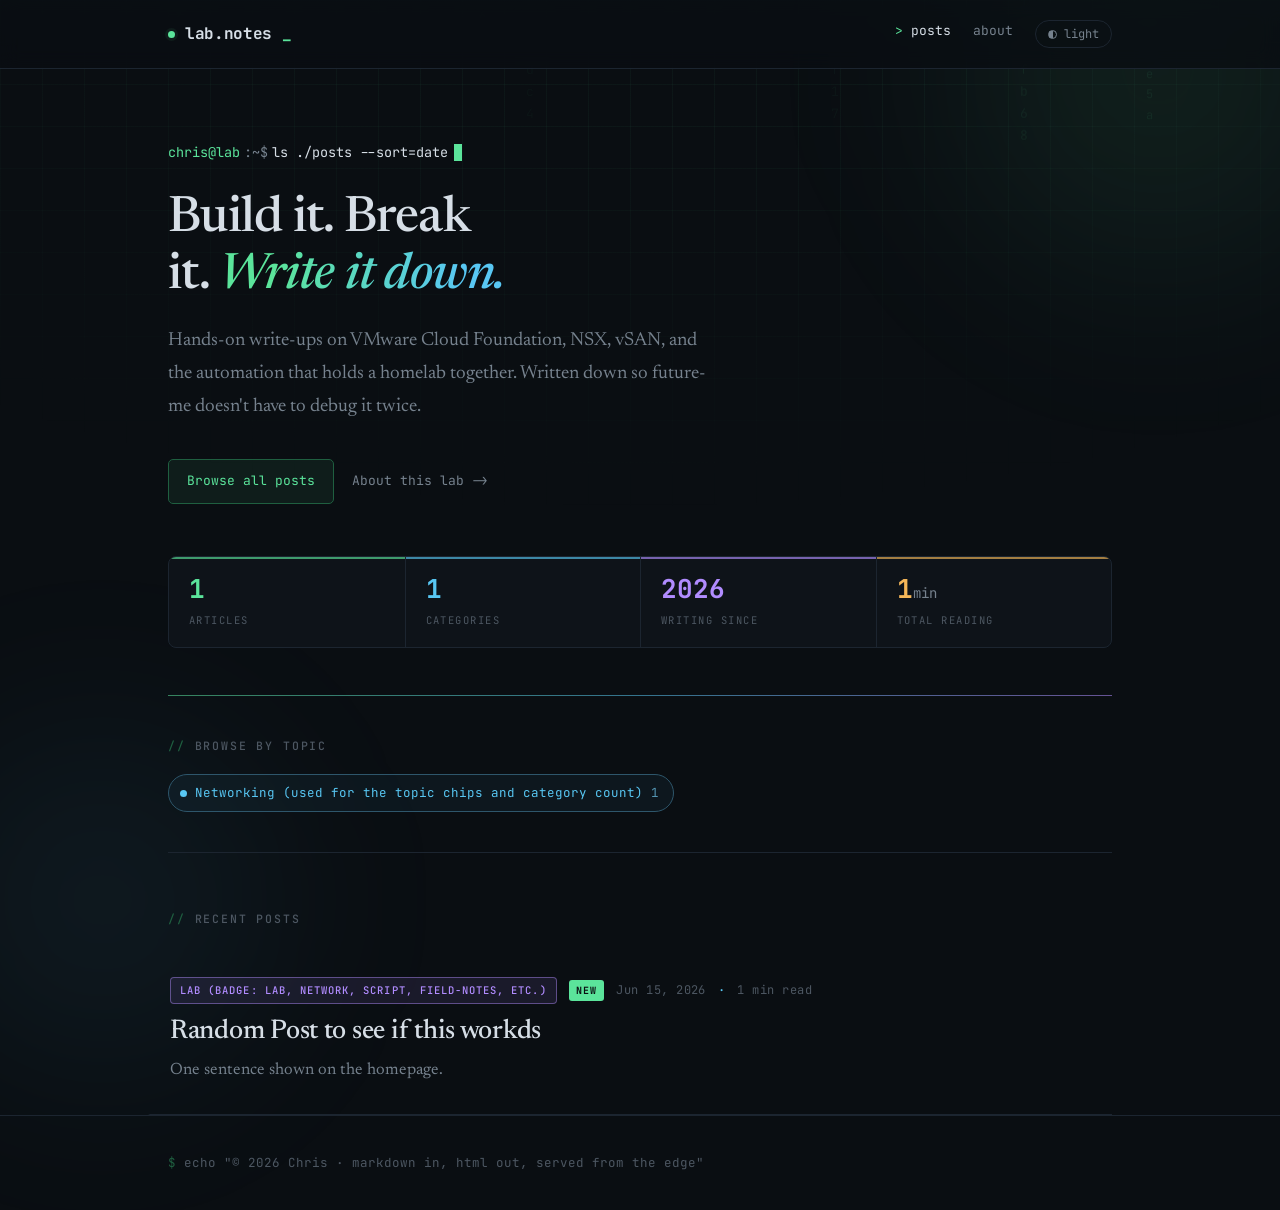
<file: index.html>
<!doctype html>
<html lang="en">
<head>
<meta charset="utf-8">
<meta name="viewport" content="width=device-width, initial-scale=1">
<title>lab.notes | field notes from a vSphere homelab</title>
<meta name="description" content="Field notes on VCF, NSX, vSAN and homelab automation.">
<link rel="preconnect" href="https://fonts.googleapis.com">
<link rel="preconnect" href="https://fonts.gstatic.com" crossorigin>
<link href="https://fonts.googleapis.com/css2?family=JetBrains+Mono:wght@400;500;700&family=Newsreader:ital,opsz,wght@0,6..72,400;0,6..72,500;1,6..72,400&display=swap" rel="stylesheet">
<link rel="stylesheet" href="style.css">
<script>(function() { var t = localStorage.getItem("theme"); if (t) document.documentElement.dataset.theme = t; })();</script>
</head>
<body>
<div class="bg-rain" aria-hidden="true"><span class="" style="left:13.3%;animation-duration:25.0s;animation-delay:-12.2s;opacity:0.078;font-size:11px">d&#10;f&#10;e&#10;7&#10;0&#10;2&#10;3&#10;9&#10;3&#10;e&#10;0&#10;f&#10;a&#10;6&#10;c&#10;8&#10;b&#10;b&#10;c</span><span class="" style="left:50.8%;animation-duration:17.4s;animation-delay:-11.5s;opacity:0.063;font-size:12px">e&#10;4&#10;9&#10;0&#10;b&#10;b&#10;e&#10;d&#10;2&#10;c&#10;f&#10;3&#10;d&#10;f&#10;c&#10;8&#10;d&#10;f&#10;0&#10;7</span><span class="" style="left:79.7%;animation-duration:33.3s;animation-delay:-15.9s;opacity:0.069;font-size:13px">d&#10;f&#10;4&#10;f&#10;7&#10;3&#10;e&#10;f&#10;8&#10;c&#10;9&#10;f&#10;c&#10;d&#10;6&#10;9&#10;8&#10;0&#10;1&#10;4&#10;e&#10;f&#10;b&#10;6&#10;8</span><span class="" style="left:46.3%;animation-duration:29.8s;animation-delay:-15.0s;opacity:0.057;font-size:13px">9&#10;a&#10;e&#10;3&#10;e&#10;8&#10;e&#10;5&#10;d&#10;f&#10;2&#10;8&#10;f&#10;b&#10;3&#10;6</span><span class="" style="left:41.1%;animation-duration:24.1s;animation-delay:-23.8s;opacity:0.035;font-size:13px">2&#10;6&#10;7&#10;3&#10;1&#10;8&#10;b&#10;4&#10;0&#10;a&#10;f&#10;4&#10;7&#10;f&#10;4&#10;9&#10;2&#10;d&#10;5&#10;4&#10;9&#10;d&#10;c&#10;4</span><span class="rain-alt" style="left:20.7%;animation-duration:16.3s;animation-delay:-14.6s;opacity:0.079;font-size:11px">b&#10;0&#10;0&#10;f&#10;a&#10;9&#10;e&#10;a&#10;3&#10;f&#10;e&#10;5&#10;4&#10;6&#10;d&#10;a&#10;e&#10;7&#10;2&#10;c&#10;1</span><span class="" style="left:89.5%;animation-duration:16.8s;animation-delay:-7.6s;opacity:0.077;font-size:12px">6&#10;f&#10;0&#10;4&#10;6&#10;4&#10;5&#10;5&#10;c&#10;8&#10;d&#10;d&#10;2&#10;c&#10;9&#10;5&#10;b&#10;5&#10;8&#10;e&#10;f&#10;d&#10;9&#10;e&#10;5&#10;a</span><span class="" style="left:44.2%;animation-duration:25.5s;animation-delay:-12.1s;opacity:0.049;font-size:11px">7&#10;0&#10;2&#10;e&#10;a&#10;d&#10;5&#10;0&#10;b&#10;5&#10;b&#10;6&#10;3&#10;8&#10;6&#10;9&#10;8&#10;4&#10;3</span><span class="rain-alt" style="left:11.2%;animation-duration:23.8s;animation-delay:-21.3s;opacity:0.038;font-size:12px">3&#10;a&#10;8&#10;2&#10;9&#10;a&#10;5&#10;8&#10;8&#10;2&#10;0&#10;d&#10;8&#10;d&#10;0&#10;1&#10;3&#10;7</span><span class="" style="left:13.7%;animation-duration:28.3s;animation-delay:-12.0s;opacity:0.082;font-size:12px">e&#10;1&#10;c&#10;a&#10;6&#10;e&#10;d&#10;3&#10;b&#10;8&#10;c&#10;9&#10;b&#10;1&#10;d&#10;0&#10;9&#10;a&#10;9&#10;3&#10;9</span><span class="" style="left:32.3%;animation-duration:32.3s;animation-delay:-14.8s;opacity:0.052;font-size:13px">3&#10;5&#10;3&#10;3&#10;1&#10;4&#10;b&#10;9&#10;0&#10;d&#10;4&#10;b&#10;d&#10;c&#10;c&#10;7</span><span class="" style="left:64.9%;animation-duration:29.9s;animation-delay:-24.4s;opacity:0.036;font-size:13px">c&#10;8&#10;4&#10;7&#10;0&#10;0&#10;8&#10;f&#10;d&#10;8&#10;a&#10;4&#10;2&#10;5&#10;1&#10;8&#10;a&#10;a&#10;1&#10;0&#10;7&#10;f&#10;1&#10;7</span><span class="rain-alt" style="left:83.9%;animation-duration:32.7s;animation-delay:-3.1s;opacity:0.055;font-size:12px">8&#10;a&#10;6&#10;b&#10;b&#10;e&#10;e&#10;f&#10;9&#10;6&#10;5&#10;d&#10;4&#10;f&#10;0&#10;b&#10;d&#10;1&#10;5</span><span class="" style="left:37.4%;animation-duration:29.2s;animation-delay:-25.2s;opacity:0.072;font-size:11px">6&#10;9&#10;1&#10;c&#10;c&#10;5&#10;3&#10;2&#10;4&#10;c&#10;a&#10;8&#10;9&#10;1&#10;6&#10;5&#10;9&#10;9&#10;9&#10;b&#10;4&#10;c&#10;6&#10;0</span></div>
<header class="site">
  <div class="wrap">
    <a class="site-title" href="index.html"><span class="status-dot" aria-hidden="true"></span>lab.notes<span class="dot">_</span></a>
    <nav class="site-nav">
      <a href="index.html" class="active">posts</a>
      <a href="about.html" class="">about</a>
      <button class="theme-btn" id="theme-toggle" aria-label="Toggle colour scheme"><span class="sw" aria-hidden="true"></span><span id="theme-label">light</span></button>
    </nav>
  </div>
</header>
<main class="wrap">
<section class="hero">
  <div class="prompt-line"><span class="user">chris@lab</span><span class="path">:~$</span> <span class="cmd">ls ./posts --sort=date</span><span class="cursor" aria-hidden="true"></span></div>
  <h1>Build it. Break it. <em>Write it down.</em></h1>
  <p class="lede">Hands-on write-ups on VMware Cloud Foundation, NSX, vSAN, and the automation that holds a homelab together. Written down so future-me doesn't have to debug it twice.</p>
  <div class="hero-actions">
    <a class="button" href="#latest">Browse all posts</a>
    <a class="text-link" href="about.html">About this lab</a>
  </div>
  <div class="stats">
    <div class="hue-0"><div class="stat-num">1</div><div class="stat-label">Articles</div></div>
    <div class="hue-1"><div class="stat-num">1</div><div class="stat-label">Categories</div></div>
    <div class="hue-3"><div class="stat-num">2026</div><div class="stat-label">Writing since</div></div>
    <div class="hue-2"><div class="stat-num">1<span class="unit">min</span></div><div class="stat-label">Total reading</div></div>
  </div>
</section>
<section class="topics">
  <h2 class="kicker">Browse by topic</h2>
  <ul class="topic-list">
    <li><a class="hue-1" href="#latest">Networking  (used for the topic chips and category count)<span class="count">1</span></a></li>
  </ul>
</section>
<div class="section-head" id="latest">
  <h2 class="kicker">Recent posts</h2>
</div>
<ul class="post-list">
  <li class="hue-1">
    <div class="post-meta"><span class="tag hue-3">LAB              (badge: LAB, NETWORK, SCRIPT, FIELD-NOTES, etc.)</span><span class="badge-new">new</span><span>Jun 15, 2026</span><span class="mid">&middot;</span><span>1 min read</span></div>
    <h2><a href="posts/today.html">Random Post to see if this workds</a></h2>
    <p class="post-excerpt">One sentence shown on the homepage.</p>
  </li>
</ul>
</main>
<footer class="site">
  <div class="wrap"><span class="prompt">$</span>echo "&copy; 2026 Chris &middot; markdown in, html out, served from the edge"</div>
</footer>
<script>
(function() {
  var btn = document.getElementById("theme-toggle");
  var label = document.getElementById("theme-label");
  function sync() { label.textContent = document.documentElement.dataset.theme === "light" ? "dark" : "light"; }
  sync();
  btn.addEventListener("click", function() {
    var next = document.documentElement.dataset.theme === "light" ? "dark" : "light";
    document.documentElement.dataset.theme = next;
    localStorage.setItem("theme", next);
    sync();
  });
})();
</script>
</body>
</html>
</file>
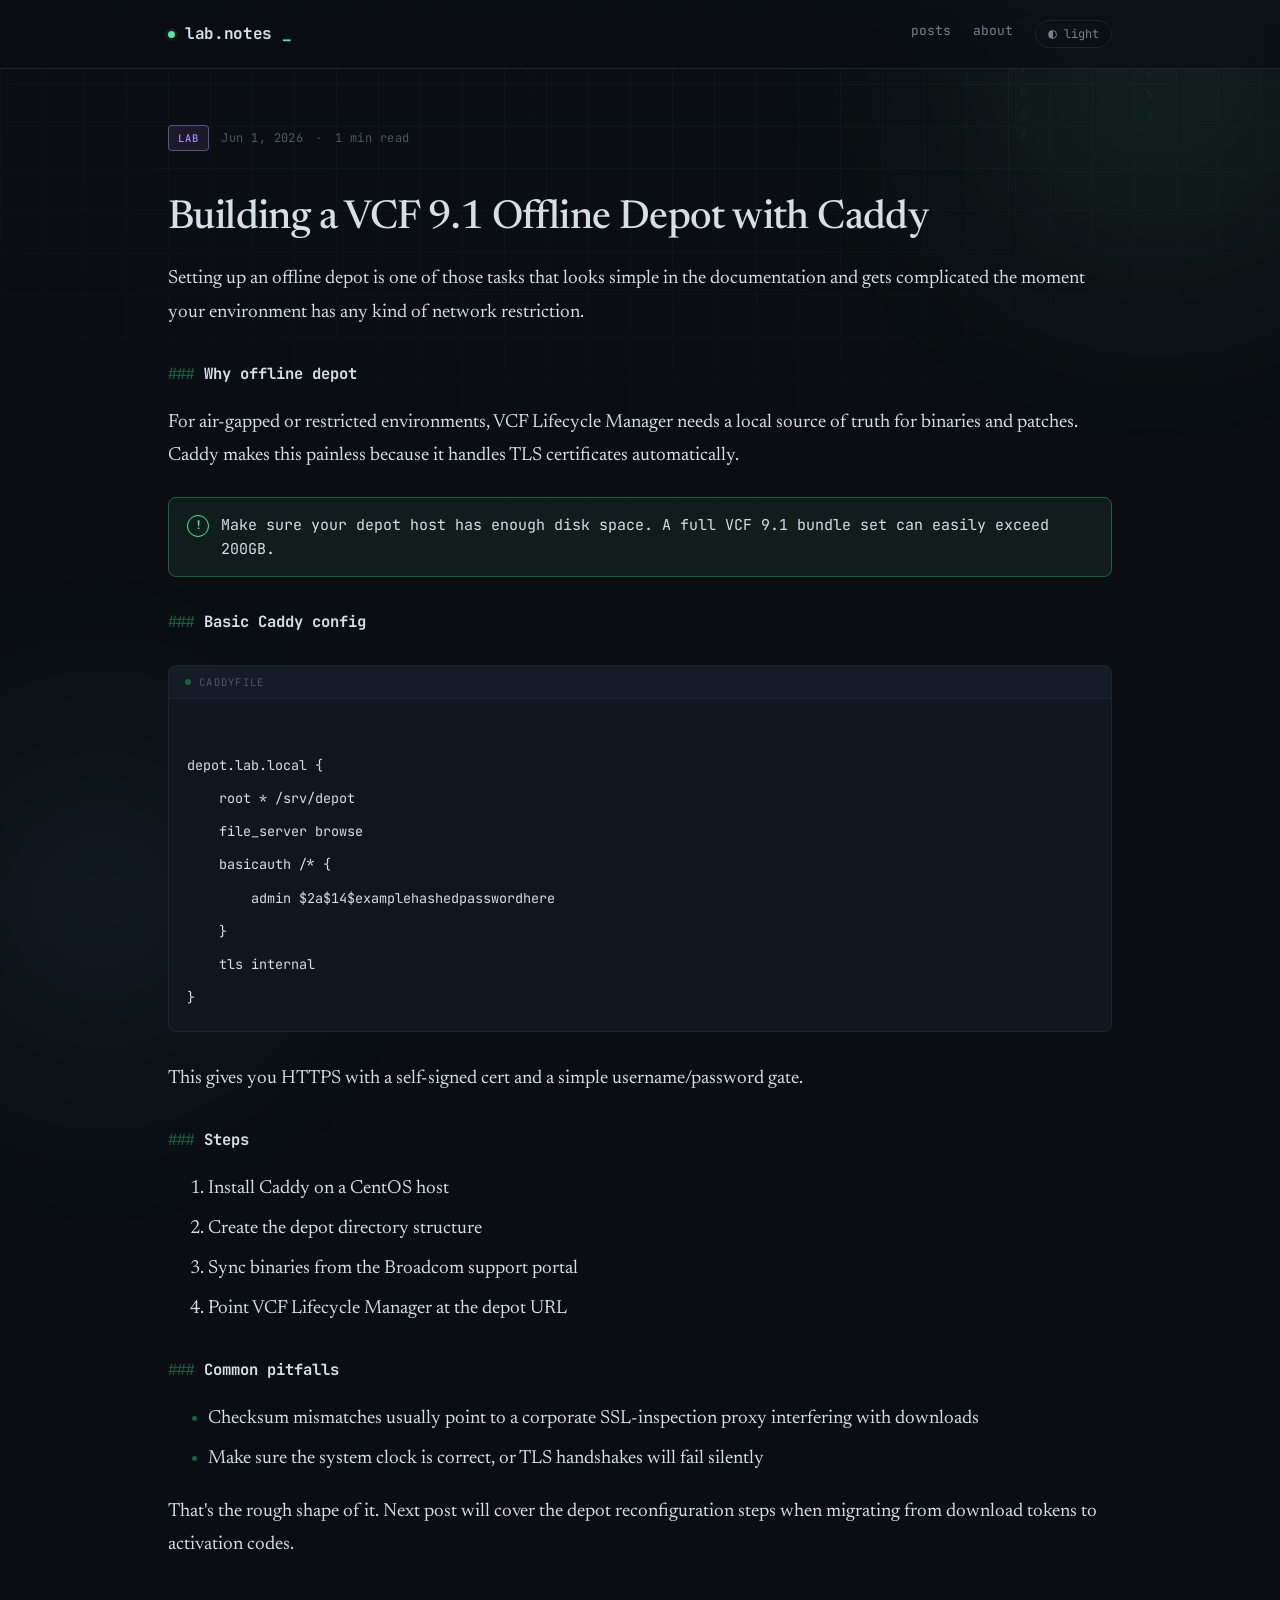
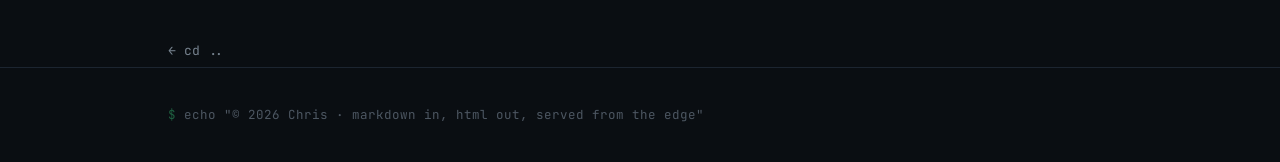
<file: 2026-06-01-vcf-offline-depot.html>
<!doctype html>
<html lang="en">
<head>
<meta charset="utf-8">
<meta name="viewport" content="width=device-width, initial-scale=1">
<title>Building a VCF 9.1 Offline Depot with Caddy | lab.notes</title>
<meta name="description" content="Standing up an offline software depot for VCF 9.1 using Caddy for HTTPS and basic auth.">
<link rel="preconnect" href="https://fonts.googleapis.com">
<link rel="preconnect" href="https://fonts.gstatic.com" crossorigin>
<link href="https://fonts.googleapis.com/css2?family=JetBrains+Mono:wght@400;500;700&family=Newsreader:ital,opsz,wght@0,6..72,400;0,6..72,500;1,6..72,400&display=swap" rel="stylesheet">
<link rel="stylesheet" href="../style.css">
<script>(function() { var t = localStorage.getItem("theme"); if (t) document.documentElement.dataset.theme = t; })();</script>
</head>
<body>
<div class="bg-rain" aria-hidden="true"><span class="" style="left:13.3%;animation-duration:25.0s;animation-delay:-12.2s;opacity:0.078;font-size:11px">d&#10;f&#10;e&#10;7&#10;0&#10;2&#10;3&#10;9&#10;3&#10;e&#10;0&#10;f&#10;a&#10;6&#10;c&#10;8&#10;b&#10;b&#10;c</span><span class="" style="left:50.8%;animation-duration:17.4s;animation-delay:-11.5s;opacity:0.063;font-size:12px">e&#10;4&#10;9&#10;0&#10;b&#10;b&#10;e&#10;d&#10;2&#10;c&#10;f&#10;3&#10;d&#10;f&#10;c&#10;8&#10;d&#10;f&#10;0&#10;7</span><span class="" style="left:79.7%;animation-duration:33.3s;animation-delay:-15.9s;opacity:0.069;font-size:13px">d&#10;f&#10;4&#10;f&#10;7&#10;3&#10;e&#10;f&#10;8&#10;c&#10;9&#10;f&#10;c&#10;d&#10;6&#10;9&#10;8&#10;0&#10;1&#10;4&#10;e&#10;f&#10;b&#10;6&#10;8</span><span class="" style="left:46.3%;animation-duration:29.8s;animation-delay:-15.0s;opacity:0.057;font-size:13px">9&#10;a&#10;e&#10;3&#10;e&#10;8&#10;e&#10;5&#10;d&#10;f&#10;2&#10;8&#10;f&#10;b&#10;3&#10;6</span><span class="" style="left:41.1%;animation-duration:24.1s;animation-delay:-23.8s;opacity:0.035;font-size:13px">2&#10;6&#10;7&#10;3&#10;1&#10;8&#10;b&#10;4&#10;0&#10;a&#10;f&#10;4&#10;7&#10;f&#10;4&#10;9&#10;2&#10;d&#10;5&#10;4&#10;9&#10;d&#10;c&#10;4</span><span class="rain-alt" style="left:20.7%;animation-duration:16.3s;animation-delay:-14.6s;opacity:0.079;font-size:11px">b&#10;0&#10;0&#10;f&#10;a&#10;9&#10;e&#10;a&#10;3&#10;f&#10;e&#10;5&#10;4&#10;6&#10;d&#10;a&#10;e&#10;7&#10;2&#10;c&#10;1</span><span class="" style="left:89.5%;animation-duration:16.8s;animation-delay:-7.6s;opacity:0.077;font-size:12px">6&#10;f&#10;0&#10;4&#10;6&#10;4&#10;5&#10;5&#10;c&#10;8&#10;d&#10;d&#10;2&#10;c&#10;9&#10;5&#10;b&#10;5&#10;8&#10;e&#10;f&#10;d&#10;9&#10;e&#10;5&#10;a</span><span class="" style="left:44.2%;animation-duration:25.5s;animation-delay:-12.1s;opacity:0.049;font-size:11px">7&#10;0&#10;2&#10;e&#10;a&#10;d&#10;5&#10;0&#10;b&#10;5&#10;b&#10;6&#10;3&#10;8&#10;6&#10;9&#10;8&#10;4&#10;3</span><span class="rain-alt" style="left:11.2%;animation-duration:23.8s;animation-delay:-21.3s;opacity:0.038;font-size:12px">3&#10;a&#10;8&#10;2&#10;9&#10;a&#10;5&#10;8&#10;8&#10;2&#10;0&#10;d&#10;8&#10;d&#10;0&#10;1&#10;3&#10;7</span><span class="" style="left:13.7%;animation-duration:28.3s;animation-delay:-12.0s;opacity:0.082;font-size:12px">e&#10;1&#10;c&#10;a&#10;6&#10;e&#10;d&#10;3&#10;b&#10;8&#10;c&#10;9&#10;b&#10;1&#10;d&#10;0&#10;9&#10;a&#10;9&#10;3&#10;9</span><span class="" style="left:32.3%;animation-duration:32.3s;animation-delay:-14.8s;opacity:0.052;font-size:13px">3&#10;5&#10;3&#10;3&#10;1&#10;4&#10;b&#10;9&#10;0&#10;d&#10;4&#10;b&#10;d&#10;c&#10;c&#10;7</span><span class="" style="left:64.9%;animation-duration:29.9s;animation-delay:-24.4s;opacity:0.036;font-size:13px">c&#10;8&#10;4&#10;7&#10;0&#10;0&#10;8&#10;f&#10;d&#10;8&#10;a&#10;4&#10;2&#10;5&#10;1&#10;8&#10;a&#10;a&#10;1&#10;0&#10;7&#10;f&#10;1&#10;7</span><span class="rain-alt" style="left:83.9%;animation-duration:32.7s;animation-delay:-3.1s;opacity:0.055;font-size:12px">8&#10;a&#10;6&#10;b&#10;b&#10;e&#10;e&#10;f&#10;9&#10;6&#10;5&#10;d&#10;4&#10;f&#10;0&#10;b&#10;d&#10;1&#10;5</span><span class="" style="left:37.4%;animation-duration:29.2s;animation-delay:-25.2s;opacity:0.072;font-size:11px">6&#10;9&#10;1&#10;c&#10;c&#10;5&#10;3&#10;2&#10;4&#10;c&#10;a&#10;8&#10;9&#10;1&#10;6&#10;5&#10;9&#10;9&#10;9&#10;b&#10;4&#10;c&#10;6&#10;0</span></div>
<header class="site">
  <div class="wrap">
    <a class="site-title" href="../index.html"><span class="status-dot" aria-hidden="true"></span>lab.notes<span class="dot">_</span></a>
    <nav class="site-nav">
      <a href="../index.html" class="">posts</a>
      <a href="../about.html" class="">about</a>
      <button class="theme-btn" id="theme-toggle" aria-label="Toggle colour scheme"><span class="sw" aria-hidden="true"></span><span id="theme-label">light</span></button>
    </nav>
  </div>
</header>
<main class="wrap">
<article class="post">
  <div class="post-meta"><span class="tag hue-3">LAB</span><span>Jun 1, 2026</span><span class="mid">&middot;</span><span>1 min read</span></div>
  <h1>Building a VCF 9.1 Offline Depot with Caddy</h1>
<p>Setting up an offline depot is one of those tasks that looks simple in the documentation and gets complicated the moment your environment has any kind of network restriction.</p>
<h3>Why offline depot</h3>
<p>For air-gapped or restricted environments, VCF Lifecycle Manager needs a local source of truth for binaries and patches. Caddy makes this painless because it handles TLS certificates automatically.</p>
<div class="callout"><div>Make sure your depot host has enough disk space. A full VCF 9.1 bundle set can easily exceed 200GB.</div></div>
<h3>Basic Caddy config</h3>
<div class="codeblock"><div class="lang-bar">caddyfile</div><pre><code>
depot.lab.local {
    root * /srv/depot
    file_server browse
    basicauth /* {
        admin $2a$14$examplehashedpasswordhere
    }
    tls internal
}
</code></pre></div>
<p>This gives you HTTPS with a self-signed cert and a simple username/password gate.</p>
<h3>Steps</h3>
<ol>
<li>Install Caddy on a CentOS host</li>
<li>Create the depot directory structure</li>
<li>Sync binaries from the Broadcom support portal</li>
<li>Point VCF Lifecycle Manager at the depot URL</li>
</ol>
<h3>Common pitfalls</h3>
<ul>
<li>Checksum mismatches usually point to a corporate SSL-inspection proxy interfering with downloads</li>
<li>Make sure the system clock is correct, or TLS handshakes will fail silently</li>
</ul>
<p>That's the rough shape of it. Next post will cover the depot reconfiguration steps when migrating from download tokens to activation codes.</p>
  <a class="back-link" href="../index.html">&larr; cd ..</a>
</article>
</main>
<footer class="site">
  <div class="wrap"><span class="prompt">$</span>echo "&copy; 2026 Chris &middot; markdown in, html out, served from the edge"</div>
</footer>
<script>
(function() {
  var btn = document.getElementById("theme-toggle");
  var label = document.getElementById("theme-label");
  function sync() { label.textContent = document.documentElement.dataset.theme === "light" ? "dark" : "light"; }
  sync();
  btn.addEventListener("click", function() {
    var next = document.documentElement.dataset.theme === "light" ? "dark" : "light";
    document.documentElement.dataset.theme = next;
    localStorage.setItem("theme", next);
    sync();
  });
})();
</script>
</body>
</html>
</file>
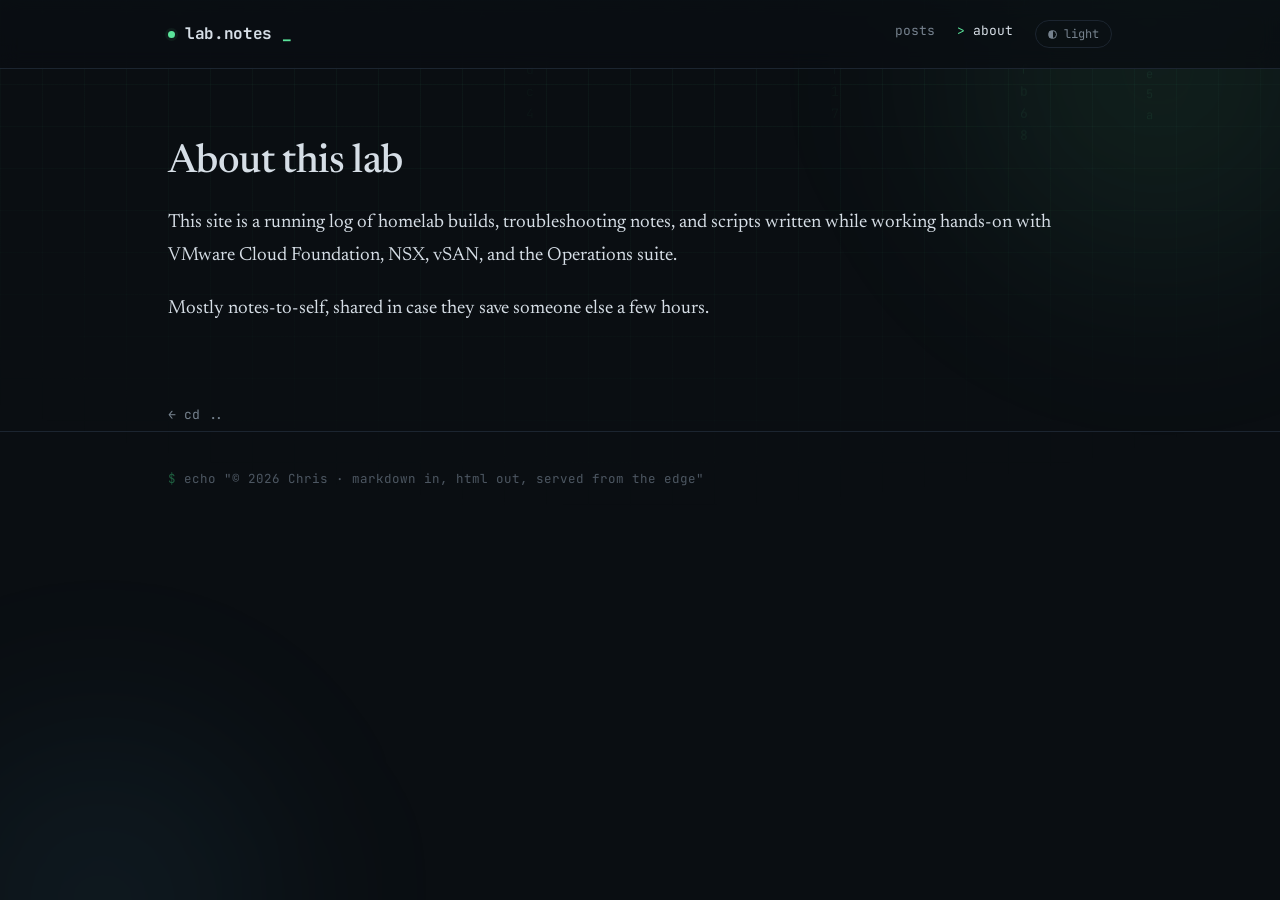
<file: about.html>
<!doctype html>
<html lang="en">
<head>
<meta charset="utf-8">
<meta name="viewport" content="width=device-width, initial-scale=1">
<title>About | lab.notes</title>
<meta name="description" content="About this homelab blog.">
<link rel="preconnect" href="https://fonts.googleapis.com">
<link rel="preconnect" href="https://fonts.gstatic.com" crossorigin>
<link href="https://fonts.googleapis.com/css2?family=JetBrains+Mono:wght@400;500;700&family=Newsreader:ital,opsz,wght@0,6..72,400;0,6..72,500;1,6..72,400&display=swap" rel="stylesheet">
<link rel="stylesheet" href="style.css">
<script>(function() { var t = localStorage.getItem("theme"); if (t) document.documentElement.dataset.theme = t; })();</script>
</head>
<body>
<div class="bg-rain" aria-hidden="true"><span class="" style="left:13.3%;animation-duration:25.0s;animation-delay:-12.2s;opacity:0.078;font-size:11px">d&#10;f&#10;e&#10;7&#10;0&#10;2&#10;3&#10;9&#10;3&#10;e&#10;0&#10;f&#10;a&#10;6&#10;c&#10;8&#10;b&#10;b&#10;c</span><span class="" style="left:50.8%;animation-duration:17.4s;animation-delay:-11.5s;opacity:0.063;font-size:12px">e&#10;4&#10;9&#10;0&#10;b&#10;b&#10;e&#10;d&#10;2&#10;c&#10;f&#10;3&#10;d&#10;f&#10;c&#10;8&#10;d&#10;f&#10;0&#10;7</span><span class="" style="left:79.7%;animation-duration:33.3s;animation-delay:-15.9s;opacity:0.069;font-size:13px">d&#10;f&#10;4&#10;f&#10;7&#10;3&#10;e&#10;f&#10;8&#10;c&#10;9&#10;f&#10;c&#10;d&#10;6&#10;9&#10;8&#10;0&#10;1&#10;4&#10;e&#10;f&#10;b&#10;6&#10;8</span><span class="" style="left:46.3%;animation-duration:29.8s;animation-delay:-15.0s;opacity:0.057;font-size:13px">9&#10;a&#10;e&#10;3&#10;e&#10;8&#10;e&#10;5&#10;d&#10;f&#10;2&#10;8&#10;f&#10;b&#10;3&#10;6</span><span class="" style="left:41.1%;animation-duration:24.1s;animation-delay:-23.8s;opacity:0.035;font-size:13px">2&#10;6&#10;7&#10;3&#10;1&#10;8&#10;b&#10;4&#10;0&#10;a&#10;f&#10;4&#10;7&#10;f&#10;4&#10;9&#10;2&#10;d&#10;5&#10;4&#10;9&#10;d&#10;c&#10;4</span><span class="rain-alt" style="left:20.7%;animation-duration:16.3s;animation-delay:-14.6s;opacity:0.079;font-size:11px">b&#10;0&#10;0&#10;f&#10;a&#10;9&#10;e&#10;a&#10;3&#10;f&#10;e&#10;5&#10;4&#10;6&#10;d&#10;a&#10;e&#10;7&#10;2&#10;c&#10;1</span><span class="" style="left:89.5%;animation-duration:16.8s;animation-delay:-7.6s;opacity:0.077;font-size:12px">6&#10;f&#10;0&#10;4&#10;6&#10;4&#10;5&#10;5&#10;c&#10;8&#10;d&#10;d&#10;2&#10;c&#10;9&#10;5&#10;b&#10;5&#10;8&#10;e&#10;f&#10;d&#10;9&#10;e&#10;5&#10;a</span><span class="" style="left:44.2%;animation-duration:25.5s;animation-delay:-12.1s;opacity:0.049;font-size:11px">7&#10;0&#10;2&#10;e&#10;a&#10;d&#10;5&#10;0&#10;b&#10;5&#10;b&#10;6&#10;3&#10;8&#10;6&#10;9&#10;8&#10;4&#10;3</span><span class="rain-alt" style="left:11.2%;animation-duration:23.8s;animation-delay:-21.3s;opacity:0.038;font-size:12px">3&#10;a&#10;8&#10;2&#10;9&#10;a&#10;5&#10;8&#10;8&#10;2&#10;0&#10;d&#10;8&#10;d&#10;0&#10;1&#10;3&#10;7</span><span class="" style="left:13.7%;animation-duration:28.3s;animation-delay:-12.0s;opacity:0.082;font-size:12px">e&#10;1&#10;c&#10;a&#10;6&#10;e&#10;d&#10;3&#10;b&#10;8&#10;c&#10;9&#10;b&#10;1&#10;d&#10;0&#10;9&#10;a&#10;9&#10;3&#10;9</span><span class="" style="left:32.3%;animation-duration:32.3s;animation-delay:-14.8s;opacity:0.052;font-size:13px">3&#10;5&#10;3&#10;3&#10;1&#10;4&#10;b&#10;9&#10;0&#10;d&#10;4&#10;b&#10;d&#10;c&#10;c&#10;7</span><span class="" style="left:64.9%;animation-duration:29.9s;animation-delay:-24.4s;opacity:0.036;font-size:13px">c&#10;8&#10;4&#10;7&#10;0&#10;0&#10;8&#10;f&#10;d&#10;8&#10;a&#10;4&#10;2&#10;5&#10;1&#10;8&#10;a&#10;a&#10;1&#10;0&#10;7&#10;f&#10;1&#10;7</span><span class="rain-alt" style="left:83.9%;animation-duration:32.7s;animation-delay:-3.1s;opacity:0.055;font-size:12px">8&#10;a&#10;6&#10;b&#10;b&#10;e&#10;e&#10;f&#10;9&#10;6&#10;5&#10;d&#10;4&#10;f&#10;0&#10;b&#10;d&#10;1&#10;5</span><span class="" style="left:37.4%;animation-duration:29.2s;animation-delay:-25.2s;opacity:0.072;font-size:11px">6&#10;9&#10;1&#10;c&#10;c&#10;5&#10;3&#10;2&#10;4&#10;c&#10;a&#10;8&#10;9&#10;1&#10;6&#10;5&#10;9&#10;9&#10;9&#10;b&#10;4&#10;c&#10;6&#10;0</span></div>
<header class="site">
  <div class="wrap">
    <a class="site-title" href="index.html"><span class="status-dot" aria-hidden="true"></span>lab.notes<span class="dot">_</span></a>
    <nav class="site-nav">
      <a href="index.html" class="">posts</a>
      <a href="about.html" class="active">about</a>
      <button class="theme-btn" id="theme-toggle" aria-label="Toggle colour scheme"><span class="sw" aria-hidden="true"></span><span id="theme-label">light</span></button>
    </nav>
  </div>
</header>
<main class="wrap">
<article class="post">
  <h1>About this lab</h1>
  <p>This site is a running log of homelab builds, troubleshooting notes,
  and scripts written while working hands-on with VMware Cloud Foundation,
  NSX, vSAN, and the Operations suite.</p>
  <p>Mostly notes-to-self, shared in case they save someone else a few hours.</p>
  <a class="back-link" href="index.html">&larr; cd ..</a>
</article>
</main>
<footer class="site">
  <div class="wrap"><span class="prompt">$</span>echo "&copy; 2026 Chris &middot; markdown in, html out, served from the edge"</div>
</footer>
<script>
(function() {
  var btn = document.getElementById("theme-toggle");
  var label = document.getElementById("theme-label");
  function sync() { label.textContent = document.documentElement.dataset.theme === "light" ? "dark" : "light"; }
  sync();
  btn.addEventListener("click", function() {
    var next = document.documentElement.dataset.theme === "light" ? "dark" : "light";
    document.documentElement.dataset.theme = next;
    localStorage.setItem("theme", next);
    sync();
  });
})();
</script>
</body>
</html>
</file>
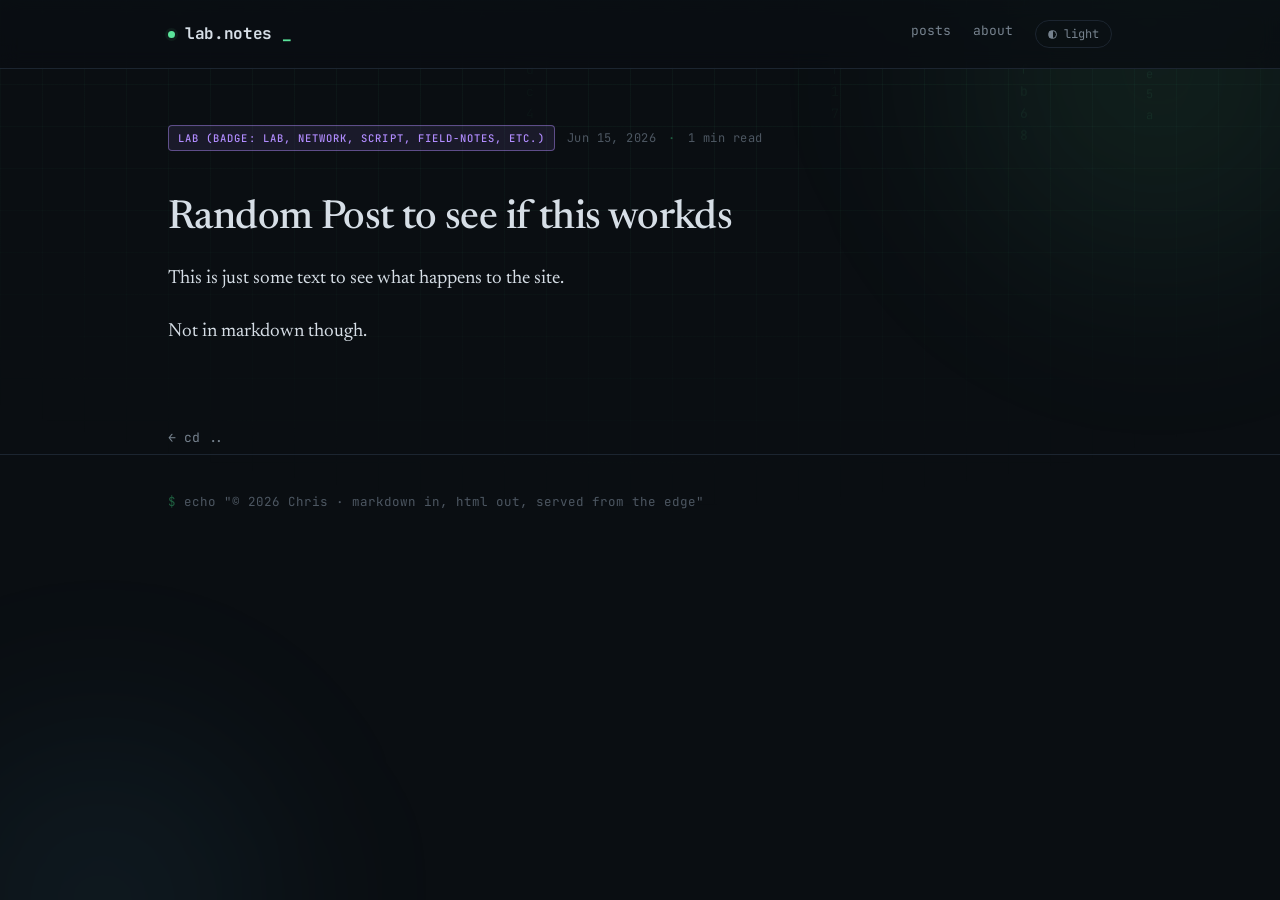
<file: posts/today.html>
<!doctype html>
<html lang="en">
<head>
<meta charset="utf-8">
<meta name="viewport" content="width=device-width, initial-scale=1">
<title>Random Post to see if this workds | lab.notes</title>
<meta name="description" content="One sentence shown on the homepage.">
<link rel="preconnect" href="https://fonts.googleapis.com">
<link rel="preconnect" href="https://fonts.gstatic.com" crossorigin>
<link href="https://fonts.googleapis.com/css2?family=JetBrains+Mono:wght@400;500;700&family=Newsreader:ital,opsz,wght@0,6..72,400;0,6..72,500;1,6..72,400&display=swap" rel="stylesheet">
<link rel="stylesheet" href="../style.css">
<script>(function() { var t = localStorage.getItem("theme"); if (t) document.documentElement.dataset.theme = t; })();</script>
</head>
<body>
<div class="bg-rain" aria-hidden="true"><span class="" style="left:13.3%;animation-duration:25.0s;animation-delay:-12.2s;opacity:0.078;font-size:11px">d&#10;f&#10;e&#10;7&#10;0&#10;2&#10;3&#10;9&#10;3&#10;e&#10;0&#10;f&#10;a&#10;6&#10;c&#10;8&#10;b&#10;b&#10;c</span><span class="" style="left:50.8%;animation-duration:17.4s;animation-delay:-11.5s;opacity:0.063;font-size:12px">e&#10;4&#10;9&#10;0&#10;b&#10;b&#10;e&#10;d&#10;2&#10;c&#10;f&#10;3&#10;d&#10;f&#10;c&#10;8&#10;d&#10;f&#10;0&#10;7</span><span class="" style="left:79.7%;animation-duration:33.3s;animation-delay:-15.9s;opacity:0.069;font-size:13px">d&#10;f&#10;4&#10;f&#10;7&#10;3&#10;e&#10;f&#10;8&#10;c&#10;9&#10;f&#10;c&#10;d&#10;6&#10;9&#10;8&#10;0&#10;1&#10;4&#10;e&#10;f&#10;b&#10;6&#10;8</span><span class="" style="left:46.3%;animation-duration:29.8s;animation-delay:-15.0s;opacity:0.057;font-size:13px">9&#10;a&#10;e&#10;3&#10;e&#10;8&#10;e&#10;5&#10;d&#10;f&#10;2&#10;8&#10;f&#10;b&#10;3&#10;6</span><span class="" style="left:41.1%;animation-duration:24.1s;animation-delay:-23.8s;opacity:0.035;font-size:13px">2&#10;6&#10;7&#10;3&#10;1&#10;8&#10;b&#10;4&#10;0&#10;a&#10;f&#10;4&#10;7&#10;f&#10;4&#10;9&#10;2&#10;d&#10;5&#10;4&#10;9&#10;d&#10;c&#10;4</span><span class="rain-alt" style="left:20.7%;animation-duration:16.3s;animation-delay:-14.6s;opacity:0.079;font-size:11px">b&#10;0&#10;0&#10;f&#10;a&#10;9&#10;e&#10;a&#10;3&#10;f&#10;e&#10;5&#10;4&#10;6&#10;d&#10;a&#10;e&#10;7&#10;2&#10;c&#10;1</span><span class="" style="left:89.5%;animation-duration:16.8s;animation-delay:-7.6s;opacity:0.077;font-size:12px">6&#10;f&#10;0&#10;4&#10;6&#10;4&#10;5&#10;5&#10;c&#10;8&#10;d&#10;d&#10;2&#10;c&#10;9&#10;5&#10;b&#10;5&#10;8&#10;e&#10;f&#10;d&#10;9&#10;e&#10;5&#10;a</span><span class="" style="left:44.2%;animation-duration:25.5s;animation-delay:-12.1s;opacity:0.049;font-size:11px">7&#10;0&#10;2&#10;e&#10;a&#10;d&#10;5&#10;0&#10;b&#10;5&#10;b&#10;6&#10;3&#10;8&#10;6&#10;9&#10;8&#10;4&#10;3</span><span class="rain-alt" style="left:11.2%;animation-duration:23.8s;animation-delay:-21.3s;opacity:0.038;font-size:12px">3&#10;a&#10;8&#10;2&#10;9&#10;a&#10;5&#10;8&#10;8&#10;2&#10;0&#10;d&#10;8&#10;d&#10;0&#10;1&#10;3&#10;7</span><span class="" style="left:13.7%;animation-duration:28.3s;animation-delay:-12.0s;opacity:0.082;font-size:12px">e&#10;1&#10;c&#10;a&#10;6&#10;e&#10;d&#10;3&#10;b&#10;8&#10;c&#10;9&#10;b&#10;1&#10;d&#10;0&#10;9&#10;a&#10;9&#10;3&#10;9</span><span class="" style="left:32.3%;animation-duration:32.3s;animation-delay:-14.8s;opacity:0.052;font-size:13px">3&#10;5&#10;3&#10;3&#10;1&#10;4&#10;b&#10;9&#10;0&#10;d&#10;4&#10;b&#10;d&#10;c&#10;c&#10;7</span><span class="" style="left:64.9%;animation-duration:29.9s;animation-delay:-24.4s;opacity:0.036;font-size:13px">c&#10;8&#10;4&#10;7&#10;0&#10;0&#10;8&#10;f&#10;d&#10;8&#10;a&#10;4&#10;2&#10;5&#10;1&#10;8&#10;a&#10;a&#10;1&#10;0&#10;7&#10;f&#10;1&#10;7</span><span class="rain-alt" style="left:83.9%;animation-duration:32.7s;animation-delay:-3.1s;opacity:0.055;font-size:12px">8&#10;a&#10;6&#10;b&#10;b&#10;e&#10;e&#10;f&#10;9&#10;6&#10;5&#10;d&#10;4&#10;f&#10;0&#10;b&#10;d&#10;1&#10;5</span><span class="" style="left:37.4%;animation-duration:29.2s;animation-delay:-25.2s;opacity:0.072;font-size:11px">6&#10;9&#10;1&#10;c&#10;c&#10;5&#10;3&#10;2&#10;4&#10;c&#10;a&#10;8&#10;9&#10;1&#10;6&#10;5&#10;9&#10;9&#10;9&#10;b&#10;4&#10;c&#10;6&#10;0</span></div>
<header class="site">
  <div class="wrap">
    <a class="site-title" href="../index.html"><span class="status-dot" aria-hidden="true"></span>lab.notes<span class="dot">_</span></a>
    <nav class="site-nav">
      <a href="../index.html" class="">posts</a>
      <a href="../about.html" class="">about</a>
      <button class="theme-btn" id="theme-toggle" aria-label="Toggle colour scheme"><span class="sw" aria-hidden="true"></span><span id="theme-label">light</span></button>
    </nav>
  </div>
</header>
<main class="wrap">
<article class="post">
  <div class="post-meta"><span class="tag hue-3">LAB              (badge: LAB, NETWORK, SCRIPT, FIELD-NOTES, etc.)</span><span>Jun 15, 2026</span><span class="mid">&middot;</span><span>1 min read</span></div>
  <h1>Random Post to see if this workds</h1>
<p>This is just some text to see what happens to the site.</p>
<p>Not in markdown though.</p>
  <a class="back-link" href="../index.html">&larr; cd ..</a>
</article>
</main>
<footer class="site">
  <div class="wrap"><span class="prompt">$</span>echo "&copy; 2026 Chris &middot; markdown in, html out, served from the edge"</div>
</footer>
<script>
(function() {
  var btn = document.getElementById("theme-toggle");
  var label = document.getElementById("theme-label");
  function sync() { label.textContent = document.documentElement.dataset.theme === "light" ? "dark" : "light"; }
  sync();
  btn.addEventListener("click", function() {
    var next = document.documentElement.dataset.theme === "light" ? "dark" : "light";
    document.documentElement.dataset.theme = next;
    localStorage.setItem("theme", next);
    sync();
  });
})();
</script>
</body>
</html>
</file>
<file: style.css>
:root {
  --bg: #0a0e12;
  --surface: #10161d;
  --surface-2: #141c25;
  --border: #1c2530;
  --grid: rgba(91, 228, 155, 0.045);
  --text: #d6dee6;
  --text-dim: #76828e;
  --text-faint: #4d5762;
  --accent: #5be49b;
  --accent-2: #58c7f3;
  --accent-dim: #1f5f40;
  --accent-glow: rgba(91, 228, 155, 0.07);
  --mono: 'JetBrains Mono', ui-monospace, SFMono-Regular, Menlo, Consolas, monospace;
  --serif: 'Newsreader', Georgia, 'Times New Roman', serif;
  --max: min(1000px, 94vw);
}

/* per-category hues, assigned by build.py */
.hue-0 { --c: #5be49b; --c-soft: rgba(91,228,155,0.10); --c-border: rgba(91,228,155,0.45); }
.hue-1 { --c: #58c7f3; --c-soft: rgba(88,199,243,0.10); --c-border: rgba(88,199,243,0.45); }
.hue-2 { --c: #f5b759; --c-soft: rgba(245,183,89,0.10); --c-border: rgba(245,183,89,0.45); }
.hue-3 { --c: #b18cff; --c-soft: rgba(177,140,255,0.10); --c-border: rgba(177,140,255,0.45); }
.hue-4 { --c: #ff8d7e; --c-soft: rgba(255,141,126,0.10); --c-border: rgba(255,141,126,0.45); }

* { box-sizing: border-box; }

html { color-scheme: dark; scroll-behavior: smooth; }

body {
  margin: 0;
  background: var(--bg);
  color: var(--text);
  font-family: var(--serif);
  font-size: 19px;
  line-height: 1.75;
  -webkit-font-smoothing: antialiased;
  text-rendering: optimizeLegibility;
}

/* ---------- Animated background (CSS only) ---------- */
html::before {
  content: "";
  position: fixed;
  inset: -42px;
  z-index: -3;
  pointer-events: none;
  background-image:
    linear-gradient(var(--grid) 1px, transparent 1px),
    linear-gradient(90deg, var(--grid) 1px, transparent 1px);
  background-size: 42px 42px;
  -webkit-mask-image: radial-gradient(ellipse 120% 90% at 50% -10%, black 30%, transparent 75%);
  mask-image: radial-gradient(ellipse 120% 90% at 50% -10%, black 30%, transparent 75%);
  animation: grid-pan 70s linear infinite;
}
@keyframes grid-pan {
  to { transform: translate(42px, 42px); }
}

html::after {
  content: "";
  position: fixed;
  left: 0; right: 0;
  top: -10%;
  height: 140px;
  z-index: -2;
  pointer-events: none;
  background: linear-gradient(180deg, transparent, rgba(91, 228, 155, 0.035), transparent);
  animation: scan 14s linear infinite;
}
@keyframes scan {
  from { top: -12%; }
  to { top: 112%; }
}

body::before, body::after {
  content: "";
  position: fixed;
  z-index: -2;
  pointer-events: none;
  border-radius: 50%;
  filter: blur(70px);
}
body::before {
  width: 55vmax; height: 55vmax;
  top: -22vmax; right: -18vmax;
  background: radial-gradient(circle, rgba(91, 228, 155, 0.10), transparent 62%);
  animation: drift-a 26s ease-in-out infinite alternate;
}
body::after {
  width: 48vmax; height: 48vmax;
  bottom: -24vmax; left: -16vmax;
  background: radial-gradient(circle, rgba(88, 199, 243, 0.08), transparent 62%);
  animation: drift-b 32s ease-in-out infinite alternate;
}
@keyframes drift-a {
  from { transform: translate(0, 0) scale(1); }
  to   { transform: translate(-8vmax, 7vmax) scale(1.15); }
}
@keyframes drift-b {
  from { transform: translate(0, 0) scale(1.1); }
  to   { transform: translate(9vmax, -6vmax) scale(0.95); }
}

::selection { background: var(--accent-dim); color: #eafff3; }

a { color: var(--accent); text-decoration: none; }
a:hover { text-decoration: underline; text-underline-offset: 3px; text-decoration-thickness: 1px; }
a:focus-visible, button:focus-visible { outline: 2px solid var(--accent); outline-offset: 3px; border-radius: 2px; }

h1, h2, h3 { text-wrap: balance; }

.wrap { max-width: var(--max); margin: 0 auto; padding: 0 28px; }

/* ---------- Header ---------- */
header.site {
  border-bottom: 1px solid var(--border);
  padding: 20px 0;
  background: rgba(10, 14, 18, 0.78);
  backdrop-filter: blur(10px);
  position: sticky;
  top: 0;
  z-index: 10;
}
header.site .wrap { display: flex; justify-content: space-between; align-items: center; gap: 16px; }

.site-title {
  font-family: var(--mono);
  font-size: 16px;
  font-weight: 700;
  color: var(--text);
  letter-spacing: -0.02em;
  display: flex;
  align-items: center;
  gap: 10px;
}
.site-title:hover { text-decoration: none; color: var(--accent); }
.site-title .dot { color: var(--accent); }

.status-dot {
  width: 7px; height: 7px;
  border-radius: 50%;
  background: var(--accent);
  box-shadow: 0 0 0 3px var(--accent-glow);
  animation: pulse 2.4s ease-in-out infinite;
}
@keyframes pulse {
  0%, 100% { opacity: 1; }
  50% { opacity: 0.45; }
}

.site-nav { display: flex; gap: 22px; font-family: var(--mono); font-size: 13px; }
.site-nav a { color: var(--text-dim); }
.site-nav a:hover { color: var(--accent); text-decoration: none; }
.site-nav a.active { color: var(--text); }
.site-nav a.active::before { content: "> "; color: var(--accent); }

/* ---------- Hero ---------- */
.hero { padding: 72px 0 48px; border-bottom: 1px solid var(--border); }

.prompt-line {
  font-family: var(--mono);
  font-size: 13.5px;
  color: var(--text-dim);
  margin-bottom: 26px;
  display: flex;
  align-items: center;
  flex-wrap: wrap;
  gap: 0.5ch;
}
.prompt-line .user { color: var(--accent); }
.prompt-line .path { color: var(--text-dim); }
.prompt-line .cmd { color: var(--text); }
.cursor {
  display: inline-block;
  width: 8px; height: 17px;
  background: var(--accent);
  margin-left: 2px;
  vertical-align: text-bottom;
  animation: blink 1.1s steps(1) infinite;
}
@keyframes blink { 50% { opacity: 0; } }

.hero h1 {
  font-size: clamp(34px, 5.5vw, 50px);
  font-weight: 500;
  line-height: 1.15;
  letter-spacing: -0.015em;
  margin: 0 0 18px;
  max-width: 18ch;
}
.hero h1 em {
  font-style: italic;
  background: linear-gradient(92deg, var(--accent) 20%, var(--accent-2) 85%);
  -webkit-background-clip: text;
  background-clip: text;
  color: transparent;
}

.hero p.lede {
  color: var(--text-dim);
  font-size: 19px;
  max-width: 54ch;
  margin: 0 0 36px;
}

.hero-actions { display: flex; gap: 14px; align-items: center; font-family: var(--mono); font-size: 13px; margin-bottom: 52px; flex-wrap: wrap; }
.hero-actions a.button {
  border: 1px solid var(--accent-dim);
  background: var(--accent-glow);
  color: var(--accent);
  padding: 10px 18px;
  border-radius: 5px;
  transition: border-color 0.15s ease, background 0.15s ease, transform 0.15s ease;
}
.hero-actions a.button:hover { border-color: var(--accent); background: rgba(91, 228, 155, 0.13); text-decoration: none; transform: translateY(-1px); }
.hero-actions a.text-link { color: var(--text-dim); padding: 10px 4px; }
.hero-actions a.text-link:hover { color: var(--accent); text-decoration: none; }
.hero-actions a.text-link::after { content: " ->"; }

/* System readout stats */
.stats {
  display: grid;
  grid-template-columns: repeat(4, 1fr);
  border: 1px solid var(--border);
  border-radius: 8px;
  background: rgba(16, 22, 29, 0.75);
  backdrop-filter: blur(4px);
  overflow: hidden;
}
.stats > div {
  padding: 18px 20px;
  border-left: 1px solid var(--border);
  position: relative;
}
.stats > div::before {
  content: "";
  position: absolute;
  top: 0; left: 0; right: 0;
  height: 2px;
  background: var(--c, var(--accent));
  opacity: 0.65;
}
.stats > div:first-child { border-left: none; }
.stat-num {
  font-family: var(--mono);
  font-size: 26px;
  font-weight: 700;
  color: var(--c, var(--text));
  line-height: 1.1;
}
.stat-num .unit { font-size: 14px; color: var(--text-dim); font-weight: 400; }
.stat-label {
  font-family: var(--mono);
  font-size: 10.5px;
  color: var(--text-faint);
  text-transform: uppercase;
  letter-spacing: 0.14em;
  margin-top: 7px;
}

/* ---------- Topics ---------- */
.topics { padding: 40px 0; border-bottom: 1px solid var(--border); }
.kicker {
  font-family: var(--mono);
  font-size: 11.5px;
  text-transform: uppercase;
  letter-spacing: 0.16em;
  color: var(--text-faint);
  margin: 0 0 18px;
  font-weight: 500;
}
.kicker::before { content: "// "; color: var(--accent-dim); }

.topic-list { display: flex; flex-wrap: wrap; gap: 9px; list-style: none; padding: 0; margin: 0; }
.topic-list a {
  font-family: var(--mono);
  font-size: 12.5px;
  border: 1px solid var(--border);
  border-radius: 100px;
  padding: 7px 14px 7px 11px;
  color: var(--text-dim);
  display: inline-flex;
  align-items: center;
  gap: 8px;
  transition: border-color 0.15s ease, color 0.15s ease, background 0.15s ease;
}
.topic-list a::before {
  content: "";
  width: 7px; height: 7px;
  border-radius: 50%;
  background: var(--c, var(--accent));
}
.topic-list a:hover {
  border-color: var(--c-border, var(--accent-dim));
  color: var(--c, var(--accent));
  background: var(--c-soft, var(--accent-glow));
  text-decoration: none;
}
.topic-list .count { color: var(--text-faint); }

/* ---------- Post list ---------- */
main { padding: 0 0 88px; }
.section-head { margin: 56px 0 12px; }

.post-list { list-style: none; margin: 0; padding: 0; }
.post-list li {
  border-bottom: 1px solid var(--border);
  padding: 30px 0 30px 20px;
  margin-left: -20px;
  border-left: 2px solid transparent;
  transition: border-left-color 0.15s ease, background 0.15s ease;
}
.post-list li:hover {
  border-left-color: var(--c, var(--accent));
  background: linear-gradient(90deg, var(--c-soft, var(--accent-glow)), transparent 45%);
}

.post-meta {
  font-family: var(--mono);
  font-size: 12px;
  color: var(--text-faint);
  display: flex;
  gap: 12px;
  align-items: center;
  margin-bottom: 10px;
  letter-spacing: 0.04em;
}

.tag {
  font-family: var(--mono);
  font-size: 10.5px;
  font-weight: 500;
  padding: 3px 9px;
  border: 1px solid var(--c-border, var(--accent-dim));
  color: var(--c, var(--accent));
  background: var(--c-soft, transparent);
  border-radius: 4px;
  letter-spacing: 0.1em;
  text-transform: uppercase;
}

.post-list h2 {
  margin: 0 0 8px;
  font-size: 27px;
  font-weight: 500;
  line-height: 1.3;
  letter-spacing: -0.01em;
}
.post-list h2 a { color: var(--text); }
.post-list h2 a:hover { color: var(--c, var(--accent)); text-decoration: none; }

.post-excerpt { color: var(--text-dim); font-size: 16.5px; margin: 0; line-height: 1.65; }

/* ---------- Single post ---------- */
article.post { padding-top: 56px; }

article.post h1 {
  font-size: clamp(30px, 4.5vw, 40px);
  font-weight: 500;
  line-height: 1.2;
  letter-spacing: -0.015em;
  margin: 14px 0 16px;
}

article.post > .post-meta { margin-bottom: 44px; }

article.post h2 {
  font-family: var(--mono);
  font-size: 19px;
  font-weight: 700;
  margin: 2.4em 0 0.7em;
  color: var(--text);
}
article.post h2::before { content: "## "; color: var(--accent-dim); font-weight: 400; }
article.post h3 {
  font-family: var(--mono);
  font-size: 15.5px;
  font-weight: 700;
  margin: 2em 0 0.6em;
  color: var(--text);
}
article.post h3::before { content: "### "; color: var(--accent-dim); font-weight: 400; }

article.post p, article.post ul, article.post ol { font-size: 19px; }
article.post li { margin-bottom: 0.35em; }
article.post ul li::marker { color: var(--accent-dim); }

article.post code {
  font-family: var(--mono);
  font-size: 0.82em;
  background: var(--surface-2);
  border: 1px solid var(--border);
  padding: 0.12em 0.45em;
  border-radius: 4px;
  color: #a8e6c3;
}

article.post .codeblock {
  margin: 1.6em 0;
  border: 1px solid var(--border);
  border-radius: 8px;
  overflow: hidden;
  background: var(--surface);
}
article.post .codeblock .lang-bar {
  font-family: var(--mono);
  font-size: 10.5px;
  letter-spacing: 0.12em;
  text-transform: uppercase;
  color: var(--text-faint);
  background: var(--surface-2);
  border-bottom: 1px solid var(--border);
  padding: 7px 16px;
  display: flex;
  align-items: center;
  gap: 8px;
}
article.post .codeblock .lang-bar::before {
  content: "";
  width: 6px; height: 6px;
  border-radius: 50%;
  background: var(--accent-dim);
}
article.post .codeblock pre {
  margin: 0;
  padding: 16px 18px;
  overflow-x: auto;
}
article.post .codeblock code {
  background: none; border: none; padding: 0;
  font-size: 13.5px; line-height: 1.65;
  color: var(--text);
}

article.post blockquote {
  border-left: 2px solid var(--accent-dim);
  margin: 1.6em 0;
  padding: 0.2em 0 0.2em 20px;
  color: var(--text-dim);
  font-style: italic;
}

article.post img {
  max-width: 100%;
  border-radius: 8px;
  border: 1px solid var(--border);
}

article.post .callout {
  display: flex;
  gap: 12px;
  border: 1px solid var(--accent-dim);
  background: var(--accent-glow);
  border-radius: 8px;
  padding: 15px 18px;
  font-size: 15px;
  font-family: var(--mono);
  line-height: 1.6;
  margin: 1.6em 0;
}
article.post .callout::before {
  content: "!";
  flex-shrink: 0;
  width: 20px; height: 20px;
  border: 1px solid var(--accent);
  border-radius: 50%;
  color: var(--accent);
  font-weight: 700;
  font-size: 12px;
  display: flex;
  align-items: center;
  justify-content: center;
  margin-top: 2px;
}

.back-link {
  display: inline-block;
  margin-top: 60px;
  font-family: var(--mono);
  font-size: 13px;
  color: var(--text-dim);
}
.back-link:hover { color: var(--accent); text-decoration: none; }

/* ---------- Footer ---------- */
footer.site {
  border-top: 1px solid var(--border);
  padding: 36px 0;
  font-family: var(--mono);
  font-size: 12.5px;
  color: var(--text-faint);
}
footer.site .prompt { color: var(--accent-dim); margin-right: 1ch; }

/* ---------- Motion and small screens ---------- */
@media (prefers-reduced-motion: reduce) {
  html { scroll-behavior: auto; }
  html::before, html::after, body::before, body::after,
  .cursor, .status-dot { animation: none; }
  html::after { display: none; }
  * { transition: none !important; }
}

@media (max-width: 640px) {
  body { font-size: 17.5px; }
  .hero { padding: 48px 0 36px; }
  .stats { grid-template-columns: repeat(2, 1fr); }
  .stats > div:nth-child(3) { border-left: none; }
  .stats > div:nth-child(n+3) { border-top: 1px solid var(--border); }
  .post-list li { padding-left: 14px; margin-left: -14px; }
  .post-list h2 { font-size: 23px; }
  article.post p, article.post ul, article.post ol { font-size: 17.5px; }
}

/* ---------- Data rain (markup generated by build.py) ---------- */
.bg-rain {
  position: fixed;
  inset: 0;
  z-index: -2;
  pointer-events: none;
  overflow: hidden;
}
.bg-rain span {
  position: absolute;
  top: -45%;
  font-family: var(--mono);
  line-height: 1.7;
  white-space: pre;
  color: var(--accent);
  text-shadow: 0 0 8px rgba(91, 228, 155, 0.35);
  animation: rain-fall linear infinite;
  will-change: transform;
}
.bg-rain span.rain-alt {
  color: var(--accent-2);
  text-shadow: 0 0 8px rgba(88, 199, 243, 0.35);
}
@keyframes rain-fall {
  to { transform: translateY(250vh); }
}

/* ---------- Animated 5-hue rule under the hero ---------- */
.hero { border-bottom: none; position: relative; }
.hero::after {
  content: "";
  position: absolute;
  left: 0; right: 0; bottom: 0;
  height: 1px;
  background: linear-gradient(90deg,
    #5be49b, #58c7f3, #b18cff, #f5b759, #ff8d7e, #5be49b);
  background-size: 250% 100%;
  opacity: 0.55;
  animation: hue-shift 16s linear infinite;
}
@keyframes hue-shift {
  to { background-position: 250% 0; }
}

/* ---------- More colour at rest on the index ---------- */
.topic-list a {
  color: var(--c, var(--text-dim));
  border-color: color-mix(in srgb, var(--c, var(--accent)) 30%, var(--border));
  background: color-mix(in srgb, var(--c, var(--accent)) 5%, transparent);
}
.topic-list a:hover {
  border-color: var(--c-border, var(--accent-dim));
  background: var(--c-soft, var(--accent-glow));
}
.topic-list .count { color: color-mix(in srgb, var(--c, var(--accent)) 55%, var(--text-faint)); }

.post-meta .mid { color: var(--c, var(--accent-dim)); }

.badge-new {
  font-family: var(--mono);
  font-size: 10px;
  font-weight: 700;
  letter-spacing: 0.12em;
  text-transform: uppercase;
  color: #0a0e12;
  background: var(--accent);
  padding: 2px 7px;
  border-radius: 3px;
  animation: badge-pulse 2.2s ease-in-out infinite;
}
@keyframes badge-pulse {
  0%, 100% { box-shadow: 0 0 0 0 rgba(91, 228, 155, 0.45); }
  55% { box-shadow: 0 0 0 6px rgba(91, 228, 155, 0); }
}

/* ---------- Motion & small-screen overrides for new layers ---------- */
@media (prefers-reduced-motion: reduce) {
  .bg-rain { display: none; }
  .hero::after, .badge-new { animation: none; }
}
@media (max-width: 640px) {
  .bg-rain span:nth-child(even) { display: none; }
}

/* ---------- Light theme ---------- */
:root {
  --header-bg: rgba(10, 14, 18, 0.78);
  --panel-bg: rgba(16, 22, 29, 0.75);
  --code-text: #a8e6c3;
  --sel-bg: var(--accent-dim);
  --sel-fg: #eafff3;
}

html[data-theme="light"] {
  color-scheme: light;
  --bg: #f6f8f7;
  --surface: #ffffff;
  --surface-2: #edf2ef;
  --border: #dce4df;
  --grid: rgba(15, 122, 71, 0.07);
  --text: #1d2730;
  --text-dim: #57636e;
  --text-faint: #8b959e;
  --accent: #0f7a47;
  --accent-2: #0b6aa8;
  --accent-dim: #8fcbaa;
  --accent-glow: rgba(15, 122, 71, 0.07);
  --header-bg: rgba(246, 248, 247, 0.82);
  --panel-bg: rgba(255, 255, 255, 0.75);
  --code-text: #0b5e38;
  --sel-bg: #bfe6d0;
  --sel-fg: #06291a;
}

html[data-theme="light"] .hue-0 { --c: #0f7a47; --c-soft: rgba(15,122,71,0.08);  --c-border: rgba(15,122,71,0.45); }
html[data-theme="light"] .hue-1 { --c: #0b6aa8; --c-soft: rgba(11,106,168,0.08); --c-border: rgba(11,106,168,0.45); }
html[data-theme="light"] .hue-2 { --c: #9c6605; --c-soft: rgba(156,102,5,0.08);  --c-border: rgba(156,102,5,0.45); }
html[data-theme="light"] .hue-3 { --c: #6d4fc4; --c-soft: rgba(109,79,196,0.08); --c-border: rgba(109,79,196,0.45); }
html[data-theme="light"] .hue-4 { --c: #c2503f; --c-soft: rgba(194,80,63,0.08);  --c-border: rgba(194,80,63,0.45); }

html[data-theme="light"] .hero h1 em {
  background: linear-gradient(92deg, #0f7a47 20%, #0b6aa8 85%);
  -webkit-background-clip: text;
  background-clip: text;
}
html[data-theme="light"] .hero::after {
  background: linear-gradient(90deg,
    #0f7a47, #0b6aa8, #6d4fc4, #9c6605, #c2503f, #0f7a47);
  background-size: 250% 100%;
}
html[data-theme="light"] .bg-rain span { text-shadow: none; }
html[data-theme="light"] body::before {
  background: radial-gradient(circle, rgba(15, 122, 71, 0.07), transparent 62%);
}
html[data-theme="light"] body::after {
  background: radial-gradient(circle, rgba(11, 106, 168, 0.06), transparent 62%);
}

::selection { background: var(--sel-bg); color: var(--sel-fg); }
header.site { background: var(--header-bg); }
.stats { background: var(--panel-bg); }
article.post code { color: var(--code-text); }
.badge-new { color: var(--bg); }

/* ---------- Theme toggle button ---------- */
.theme-btn {
  font-family: var(--mono);
  font-size: 12px;
  background: none;
  border: 1px solid var(--border);
  border-radius: 100px;
  color: var(--text-dim);
  padding: 5px 12px;
  cursor: pointer;
  display: inline-flex;
  align-items: center;
  gap: 7px;
  transition: border-color 0.15s ease, color 0.15s ease;
}
.theme-btn:hover { border-color: var(--accent-dim); color: var(--accent); }
.theme-btn .sw {
  width: 9px; height: 9px;
  border-radius: 50%;
  border: 1px solid currentColor;
  background: linear-gradient(90deg, currentColor 50%, transparent 50%);
}
</file>
